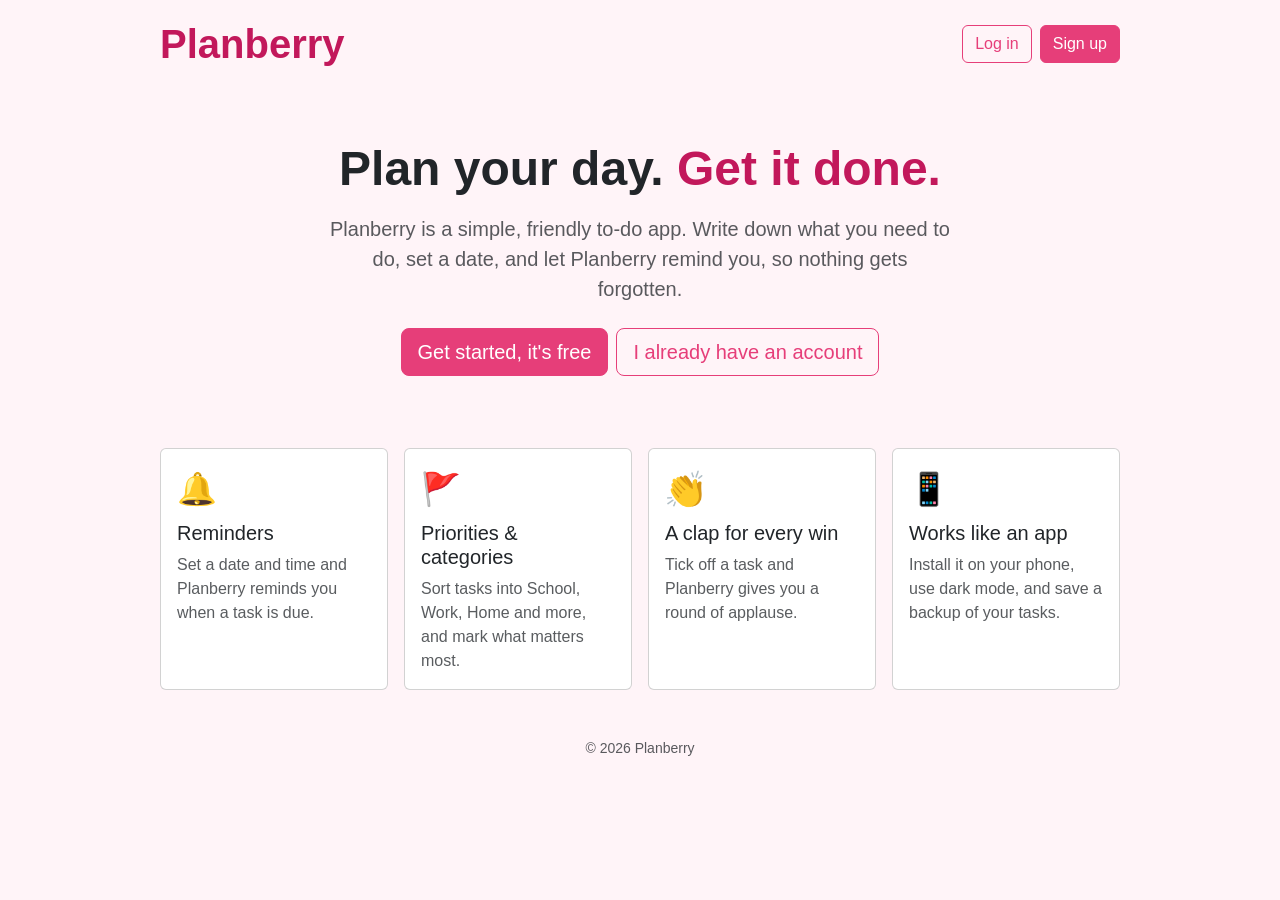
<file: index.html>
<!DOCTYPE html>
<html lang="en">
<head>
  <meta charset="UTF-8" />
  <meta name="viewport" content="width=device-width, initial-scale=1.0" />
  <title>Planberry</title>
  <link rel="manifest" href="manifest.json" />
  <meta name="theme-color" content="#e63e79" />
  <link rel="icon" href="icon-192.png" />
  <link rel="apple-touch-icon" href="icon-192.png" />
  <link href="https://cdn.jsdelivr.net/npm/bootstrap@5.3.8/dist/css/bootstrap.min.css" rel="stylesheet" />
  <link rel="stylesheet" href="style.css" />
  <!-- Sets light/dark mode before the page shows, so it doesn't flash -->
  <script>
    try {
      var theme = localStorage.getItem("theme") ||
        (window.matchMedia("(prefers-color-scheme: dark)").matches ? "dark" : "light");
      document.documentElement.setAttribute("data-bs-theme", theme);
    } catch (e) {}
  </script>
  <!-- Accounts: send logged-out visitors to the landing page -->
  <script src="auth.js"></script>
  <script>
    if (!Planberry.currentUser()) window.location.replace("landing.html");
  </script>
</head>
<body>
  <div class="d-flex justify-content-end align-items-center gap-2 small">
    <span>Hi, <strong id="User-name"></strong></span>
    <a href="account.html" class="btn btn-sm btn-outline-secondary">⚙️ Settings</a>
    <button id="Logout-btn" type="button" class="btn btn-sm btn-outline-primary">Log out</button>
  </div>

  <div class="d-flex justify-content-between align-items-center">
    <h1>Planberry</h1>
    <div class="d-flex gap-2">
      <button id="Sound-toggle" type="button" class="btn btn-outline-secondary btn-sm">🔊</button>
      <button id="Theme-toggle" type="button" class="btn btn-outline-secondary btn-sm" aria-label="Switch between light and dark mode">🌙</button>
    </div>
  </div>

  <form id="Task-form">
    <div class="input-group mb-3">
      <input type="text" id="Task-input" class="form-control" placeholder="What needs to be done?" />
      <button type="button" id="Voice-btn" class="btn btn-outline-secondary d-none" aria-label="Say your task" title="Say your task">🎤</button>
    </div>
    <textarea id="Task-description" class="form-control mb-3" placeholder="Description (optional)"></textarea>

    <div class="row g-2 mb-2">
      <div class="col-7">
        <label for="Task-due" class="form-label small mb-1">When do you want to achieve this?</label>
        <input type="date" id="Task-due" class="form-control" />
      </div>
      <div class="col-5">
        <label for="Task-time" class="form-label small mb-1">Time (optional)</label>
        <input type="time" id="Task-time" class="form-control" />
      </div>
    </div>

    <div class="row g-2 mb-3">
      <div class="col-6">
        <label for="Task-category" class="form-label small mb-1">Category</label>
        <select id="Task-category" class="form-select"></select>
      </div>
      <div class="col-6">
        <label for="Task-priority" class="form-label small mb-1">Priority</label>
        <select id="Task-priority" class="form-select">
          <option value="low">Low</option>
          <option value="medium" selected>Medium</option>
          <option value="high">High</option>
        </select>
      </div>
    </div>

    <button type="submit" class="btn btn-primary">Add</button>
    <button type="button" id="Cancel-edit" class="btn btn-outline-secondary ms-2 d-none">Cancel</button>
  </form>

  <!-- Manage categories -->
  <button type="button" id="Manage-categories-btn" class="btn btn-sm btn-outline-secondary mt-3">🏷️ Manage categories</button>

  <div id="Category-manager" class="card mt-2 d-none">
    <div class="card-body">
      <h6 class="card-title mb-2">Your categories</h6>
      <p class="small text-body-secondary mb-2">Tap a colour to change it.</p>
      <ul id="Category-list" class="list-unstyled mb-3"></ul>
      <form id="New-category-form" class="d-flex gap-2 align-items-center">
        <input type="color" id="New-category-color" class="form-control form-control-color" value="#e63e79" title="Pick a colour" aria-label="Colour for the new category" />
        <input type="text" id="New-category-name" class="form-control" placeholder="New category, e.g. Church" maxlength="20" aria-label="New category name" />
        <button type="submit" class="btn btn-primary">Add</button>
      </form>
      <div id="Category-error" class="small text-danger mt-2"></div>
    </div>
  </div>

  <p id="Task-count" class="mt-4 mb-0 fw-semibold"></p>

  <div id="Progress" class="progress mt-2" role="progressbar" aria-label="Tasks done" aria-valuemin="0" aria-valuemax="100">
    <div id="Progress-bar" class="progress-bar" style="width: 0%"></div>
  </div>

  <p id="Streak" class="small mt-2 mb-0"></p>

  <div id="Reminder-box" class="small mt-1 d-flex align-items-center flex-wrap gap-2">
    <button type="button" id="Reminder-btn" class="btn btn-sm btn-outline-primary d-none">🔔 Turn on reminders</button>
    <span id="Reminder-note"></span>
  </div>

  <input type="search" id="Search-input" class="form-control mt-3" placeholder="Search your tasks..." aria-label="Search tasks" />

  <div class="d-flex flex-wrap align-items-center gap-2 mt-2">
    <div class="btn-group" id="Filter-buttons">
      <button type="button" class="btn btn-outline-primary active" data-filter="all">All</button>
      <button type="button" class="btn btn-outline-primary" data-filter="pending">Pending</button>
      <button type="button" class="btn btn-outline-primary" data-filter="completed">Completed</button>
    </div>

    <select id="Category-filter" class="form-select w-auto" aria-label="Filter by category"></select>

    <select id="Sort-select" class="form-select w-auto" aria-label="Sort tasks">
      <option value="newest">Newest first</option>
      <option value="oldest">Oldest first</option>
      <option value="az">A to Z</option>
      <option value="za">Z to A</option>
      <option value="due">Due date</option>
      <option value="priority">Priority</option>
    </select>
  </div>

  <ul id="Task-list" class="list-group mt-3"></ul>
  <p id="Empty-note" class="text-center mt-3 d-none">No tasks match your search or filters.</p>

  <div class="d-flex flex-wrap gap-2 mt-3">
    <button id="Clear-completed" type="button" class="btn btn-sm btn-outline-danger">Clear completed</button>
    <button id="Backup-btn" type="button" class="btn btn-sm btn-outline-primary">Save backup</button>
    <button id="Restore-btn" type="button" class="btn btn-sm btn-outline-primary">Restore backup</button>
    <input type="file" id="Restore-input" accept=".json,application/json" class="d-none" />
  </div>

  <!-- "Task deleted · Undo" message -->
  <div id="Undo-bar" class="undo-bar d-none" role="status">
    <span id="Undo-text"></span>
    <button id="Undo-btn" type="button" class="btn btn-sm btn-light">Undo</button>
  </div>

  <script src="https://cdn.jsdelivr.net/npm/bootstrap@5.3.8/dist/js/bootstrap.bundle.min.js"></script>
  <script src="script.js"></script>
</body>
</html>
</file>
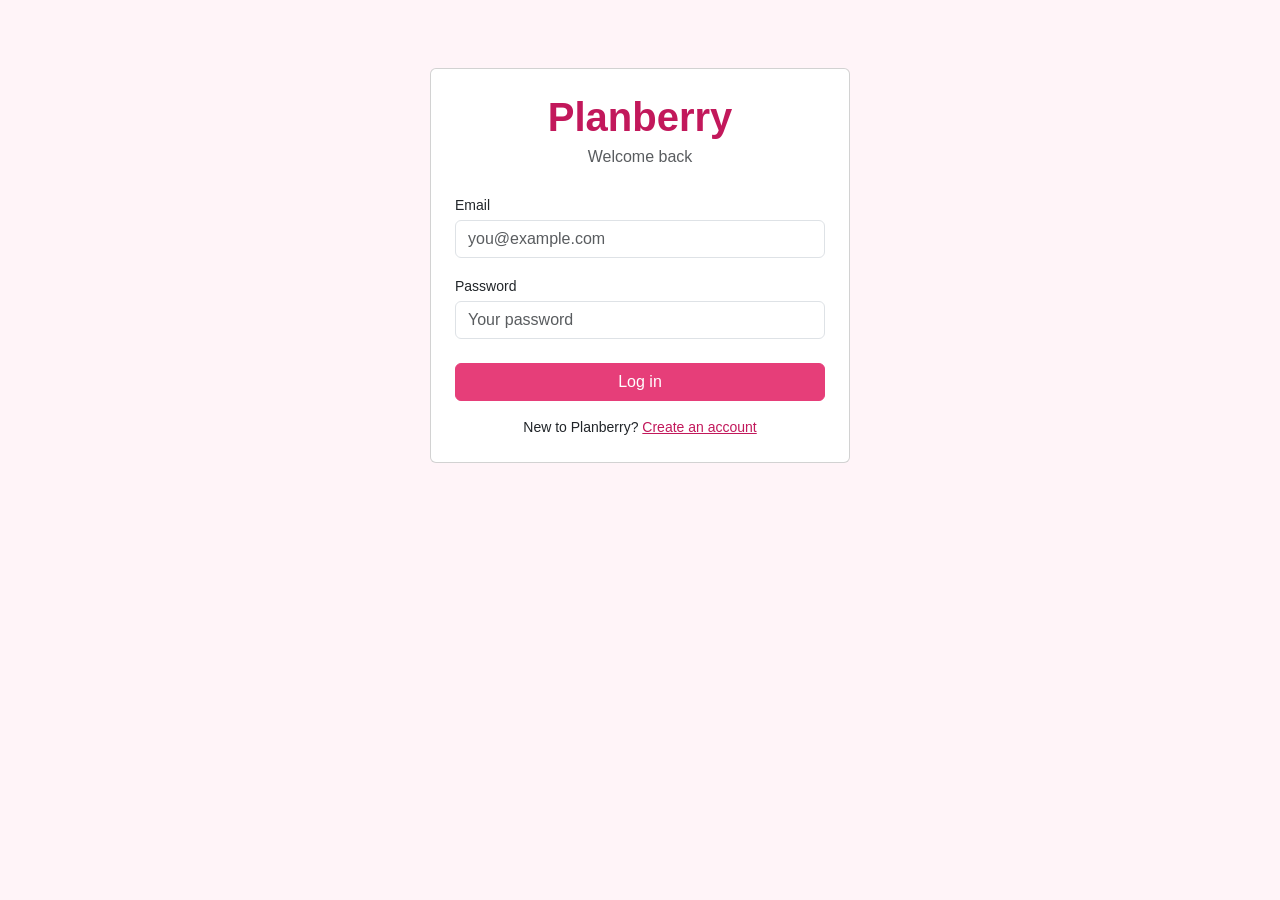
<file: account.html>
<!DOCTYPE html>
<html lang="en">
<head>
  <meta charset="UTF-8" />
  <meta name="viewport" content="width=device-width, initial-scale=1.0" />
  <title>Settings – Planberry</title>
  <link rel="manifest" href="manifest.json" />
  <meta name="theme-color" content="#e63e79" />
  <link rel="icon" href="icon-192.png" />
  <link href="https://cdn.jsdelivr.net/npm/bootstrap@5.3.8/dist/css/bootstrap.min.css" rel="stylesheet" />
  <link rel="stylesheet" href="style.css" />
  <script>
    try {
      var theme = localStorage.getItem("theme") ||
        (window.matchMedia("(prefers-color-scheme: dark)").matches ? "dark" : "light");
      document.documentElement.setAttribute("data-bs-theme", theme);
    } catch (e) {}
  </script>
  <script src="auth.js"></script>
  <script>
    if (!Planberry.currentUser()) window.location.replace("login.html");
  </script>
</head>
<body>
  <a href="index.html" class="brand-pink small text-decoration-none">← Back to my tasks</a>
  <h1 class="mt-2">Settings</h1>
  <p class="text-body-secondary">Logged in as <strong id="Account-email"></strong></p>

  <!-- Change name -->
  <div class="card mb-3">
    <div class="card-body">
      <h5 class="card-title">Your name</h5>
      <form id="Name-form">
        <div class="alert py-2 d-none" data-message></div>
        <input id="New-name" name="name" type="text" class="form-control mb-3" autocomplete="name" required />
        <button type="submit" class="btn btn-primary">Save name</button>
      </form>
    </div>
  </div>

  <!-- Change password -->
  <div class="card mb-3">
    <div class="card-body">
      <h5 class="card-title">Change password</h5>
      <form id="Password-form">
        <div class="alert py-2 d-none" data-message></div>
        <label for="Current-password" class="form-label small mb-1">Current password</label>
        <input id="Current-password" name="current" type="password" class="form-control mb-3" autocomplete="current-password" required />
        <label for="New-password" class="form-label small mb-1">New password</label>
        <input id="New-password" name="next" type="password" class="form-control mb-3" placeholder="At least 6 characters" autocomplete="new-password" required />
        <label for="Confirm-password" class="form-label small mb-1">Confirm new password</label>
        <input id="Confirm-password" name="confirm" type="password" class="form-control mb-3" autocomplete="new-password" required />
        <button type="submit" class="btn btn-primary">Change password</button>
      </form>
    </div>
  </div>

  <!-- Delete account -->
  <div class="card border-danger mb-3">
    <div class="card-body">
      <h5 class="card-title text-danger">Delete account</h5>
      <p class="small mb-3">This deletes your account and all your tasks from this device. It can't be undone.
        Tip: click "Save backup" on your tasks page first if you want to keep a copy.</p>
      <form id="Delete-form">
        <div class="alert py-2 d-none" data-message></div>
        <label for="Delete-password" class="form-label small mb-1">Type your password to confirm</label>
        <input id="Delete-password" name="password" type="password" class="form-control mb-3" autocomplete="current-password" required />
        <button type="submit" class="btn btn-danger">Delete my account</button>
      </form>
    </div>
  </div>

  <script>
    var me = Planberry.currentUser();
    if (me) {
      document.getElementById("Account-email").textContent = me.email;
      document.getElementById("New-name").value = me.name;
    }

    // Shows a green (success) or red (error) message inside a form
    function showMessage(form, text, ok) {
      var box = form.querySelector("[data-message]");
      box.textContent = text;
      box.className = "alert py-2 " + (ok ? "alert-success" : "alert-danger");
    }

    function handle(formId, action) {
      var form = document.getElementById(formId);
      form.addEventListener("submit", async function (event) {
        event.preventDefault();
        try {
          var message = await action(new FormData(form), form);
          if (message) showMessage(form, message, true);
        } catch (e) {
          showMessage(form, e.message, false);
        }
      });
    }

    handle("Name-form", function (data) {
      Planberry.updateName(data.get("name"));
      return "Saved! Your name is now " + data.get("name").trim() + ".";
    });

    handle("Password-form", async function (data, form) {
      if (data.get("next") !== data.get("confirm")) throw new Error("The new passwords don't match.");
      await Planberry.changePassword(data.get("current"), data.get("next"));
      form.reset();
      return "Your password has been changed.";
    });

    handle("Delete-form", async function (data) {
      if (!confirm("Are you sure? Your account and all your tasks will be deleted forever.")) return;
      await Planberry.deleteAccount(data.get("password"));
      alert("Your account has been deleted.");
      window.location.href = "landing.html";
    });
  </script>
</body>
</html>
</file>
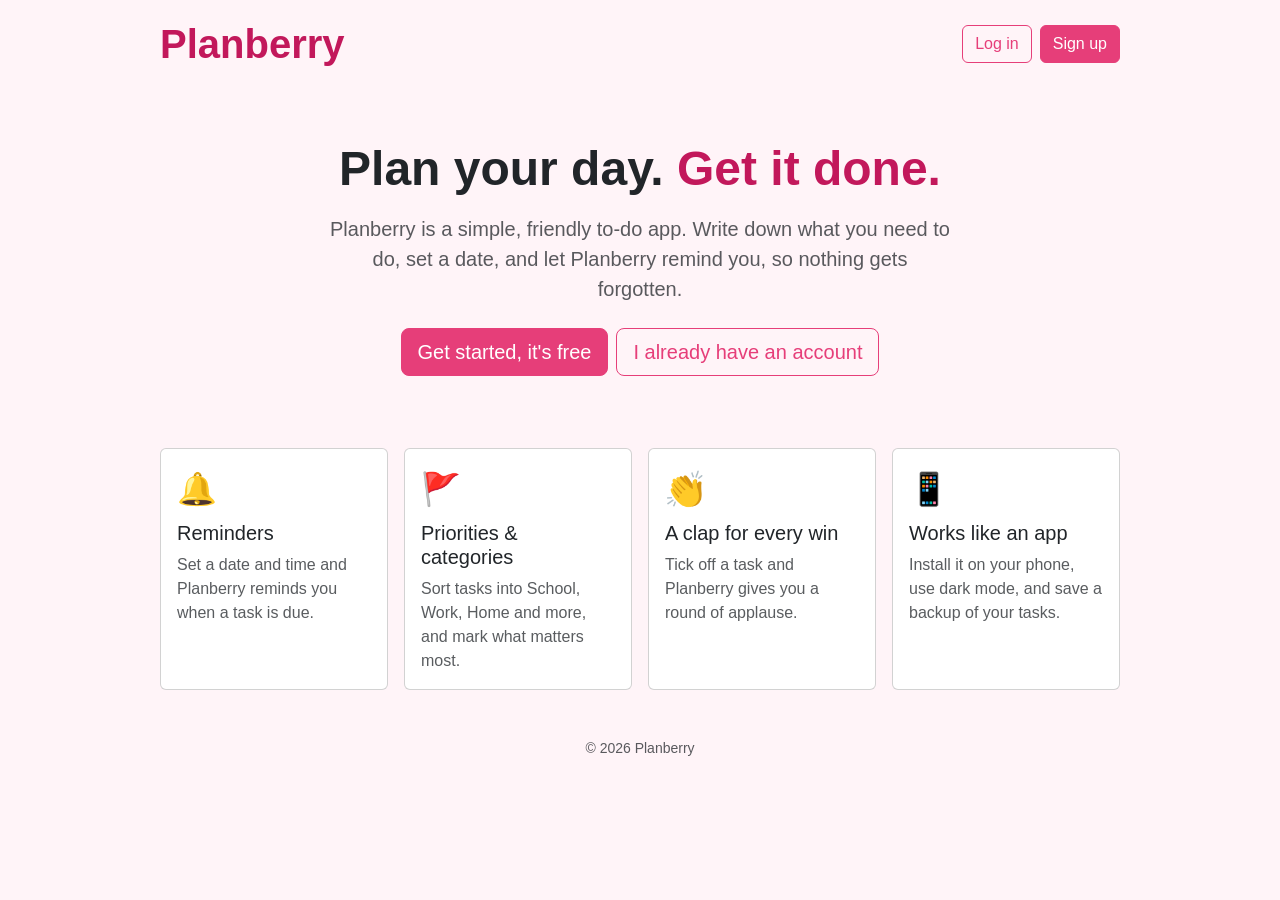
<file: landing.html>
<!DOCTYPE html>
<html lang="en">
<head>
  <meta charset="UTF-8" />
  <meta name="viewport" content="width=device-width, initial-scale=1.0" />
  <title>Planberry – Plan your day. Get it done.</title>
  <link rel="manifest" href="manifest.json" />
  <meta name="theme-color" content="#e63e79" />
  <link rel="icon" href="icon-192.png" />
  <link rel="apple-touch-icon" href="icon-192.png" />
  <link href="https://cdn.jsdelivr.net/npm/bootstrap@5.3.8/dist/css/bootstrap.min.css" rel="stylesheet" />
  <link rel="stylesheet" href="style.css" />
  <script>
    try {
      var theme = localStorage.getItem("theme") ||
        (window.matchMedia("(prefers-color-scheme: dark)").matches ? "dark" : "light");
      document.documentElement.setAttribute("data-bs-theme", theme);
    } catch (e) {}
  </script>
</head>
<body class="wide">
  <div class="d-flex justify-content-between align-items-center">
    <h1 class="mb-0">Planberry</h1>
    <div class="d-flex gap-2" id="Top-buttons">
      <a href="login.html" class="btn btn-outline-primary">Log in</a>
      <a href="signup.html" class="btn btn-primary">Sign up</a>
    </div>
  </div>

  <section class="text-center my-5 py-md-4">
    <h2 class="display-5 fw-bold mb-3">Plan your day. <span class="brand-pink">Get it done.</span></h2>
    <p class="lead text-body-secondary mx-auto mb-4" style="max-width: 620px;">
      Planberry is a simple, friendly to-do app. Write down what you need to do,
      set a date, and let Planberry remind you, so nothing gets forgotten.
    </p>
    <div class="d-flex gap-2 justify-content-center flex-wrap" id="Hero-buttons">
      <a href="signup.html" class="btn btn-primary btn-lg">Get started, it's free</a>
      <a href="login.html" class="btn btn-outline-primary btn-lg">I already have an account</a>
    </div>
  </section>

  <section class="row g-3 mb-5">
    <div class="col-sm-6 col-lg-3">
      <div class="card h-100"><div class="card-body">
        <div class="fs-2">🔔</div>
        <h5 class="card-title mt-2">Reminders</h5>
        <p class="card-text text-body-secondary">Set a date and time and Planberry reminds you when a task is due.</p>
      </div></div>
    </div>
    <div class="col-sm-6 col-lg-3">
      <div class="card h-100"><div class="card-body">
        <div class="fs-2">🚩</div>
        <h5 class="card-title mt-2">Priorities &amp; categories</h5>
        <p class="card-text text-body-secondary">Sort tasks into School, Work, Home and more, and mark what matters most.</p>
      </div></div>
    </div>
    <div class="col-sm-6 col-lg-3">
      <div class="card h-100"><div class="card-body">
        <div class="fs-2">👏</div>
        <h5 class="card-title mt-2">A clap for every win</h5>
        <p class="card-text text-body-secondary">Tick off a task and Planberry gives you a round of applause.</p>
      </div></div>
    </div>
    <div class="col-sm-6 col-lg-3">
      <div class="card h-100"><div class="card-body">
        <div class="fs-2">📱</div>
        <h5 class="card-title mt-2">Works like an app</h5>
        <p class="card-text text-body-secondary">Install it on your phone, use dark mode, and save a backup of your tasks.</p>
      </div></div>
    </div>
  </section>

  <footer class="text-center text-body-secondary small pb-3">© 2026 Planberry</footer>

  <script src="auth.js"></script>
  <script>
    // Already logged in? Show a button straight to the tasks instead.
    var me = Planberry.currentUser();
    if (me) {
      document.getElementById("Top-buttons").innerHTML =
        '<a href="index.html" class="btn btn-primary">Open Planberry</a>';
      document.getElementById("Hero-buttons").innerHTML =
        '<a href="index.html" class="btn btn-primary btn-lg">Go to my tasks</a>';
    }
    if ("serviceWorker" in navigator) navigator.serviceWorker.register("sw.js");
  </script>
</body>
</html>
</file>
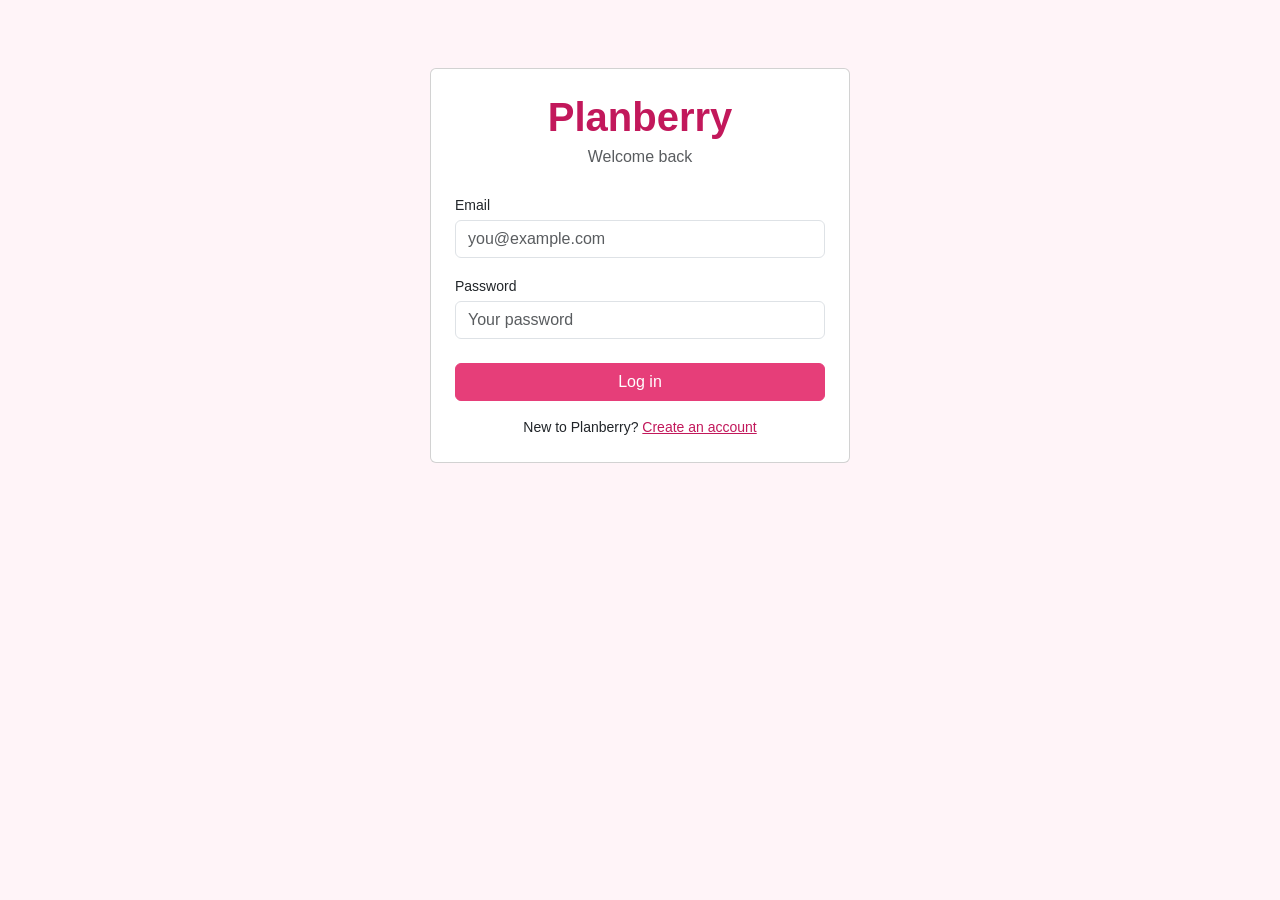
<file: login.html>
<!DOCTYPE html>
<html lang="en">
<head>
  <meta charset="UTF-8" />
  <meta name="viewport" content="width=device-width, initial-scale=1.0" />
  <title>Log in – Planberry</title>
  <link rel="manifest" href="manifest.json" />
  <meta name="theme-color" content="#e63e79" />
  <link rel="icon" href="icon-192.png" />
  <link href="https://cdn.jsdelivr.net/npm/bootstrap@5.3.8/dist/css/bootstrap.min.css" rel="stylesheet" />
  <link rel="stylesheet" href="style.css" />
  <script>
    try {
      var theme = localStorage.getItem("theme") ||
        (window.matchMedia("(prefers-color-scheme: dark)").matches ? "dark" : "light");
      document.documentElement.setAttribute("data-bs-theme", theme);
    } catch (e) {}
  </script>
</head>
<body>
  <div class="auth-card card mx-auto mt-5">
    <div class="card-body p-4">
      <h1 class="text-center mb-1"><a href="landing.html" class="text-reset text-decoration-none">Planberry</a></h1>
      <p class="text-center text-body-secondary mb-4">Welcome back</p>

      <div id="Auth-error" class="alert alert-danger py-2 d-none"></div>

      <form id="Login-form">
        <label for="Email" class="form-label small mb-1">Email</label>
        <input id="Email" name="email" type="email" class="form-control mb-3" placeholder="you@example.com" autocomplete="email" required />

        <label for="Password" class="form-label small mb-1">Password</label>
        <input id="Password" name="password" type="password" class="form-control mb-4" placeholder="Your password" autocomplete="current-password" required />

        <button type="submit" class="btn btn-primary w-100">Log in</button>
      </form>

      <p class="text-center small mt-3 mb-0">New to Planberry? <a href="signup.html" class="brand-pink">Create an account</a></p>
    </div>
  </div>

  <script src="auth.js"></script>
  <script>
    if (Planberry.currentUser()) window.location.replace("index.html");

    setupAuthForm("Login-form", async function (data) {
      await Planberry.logIn(data.get("email"), data.get("password"));
    });
  </script>
</body>
</html>
</file>
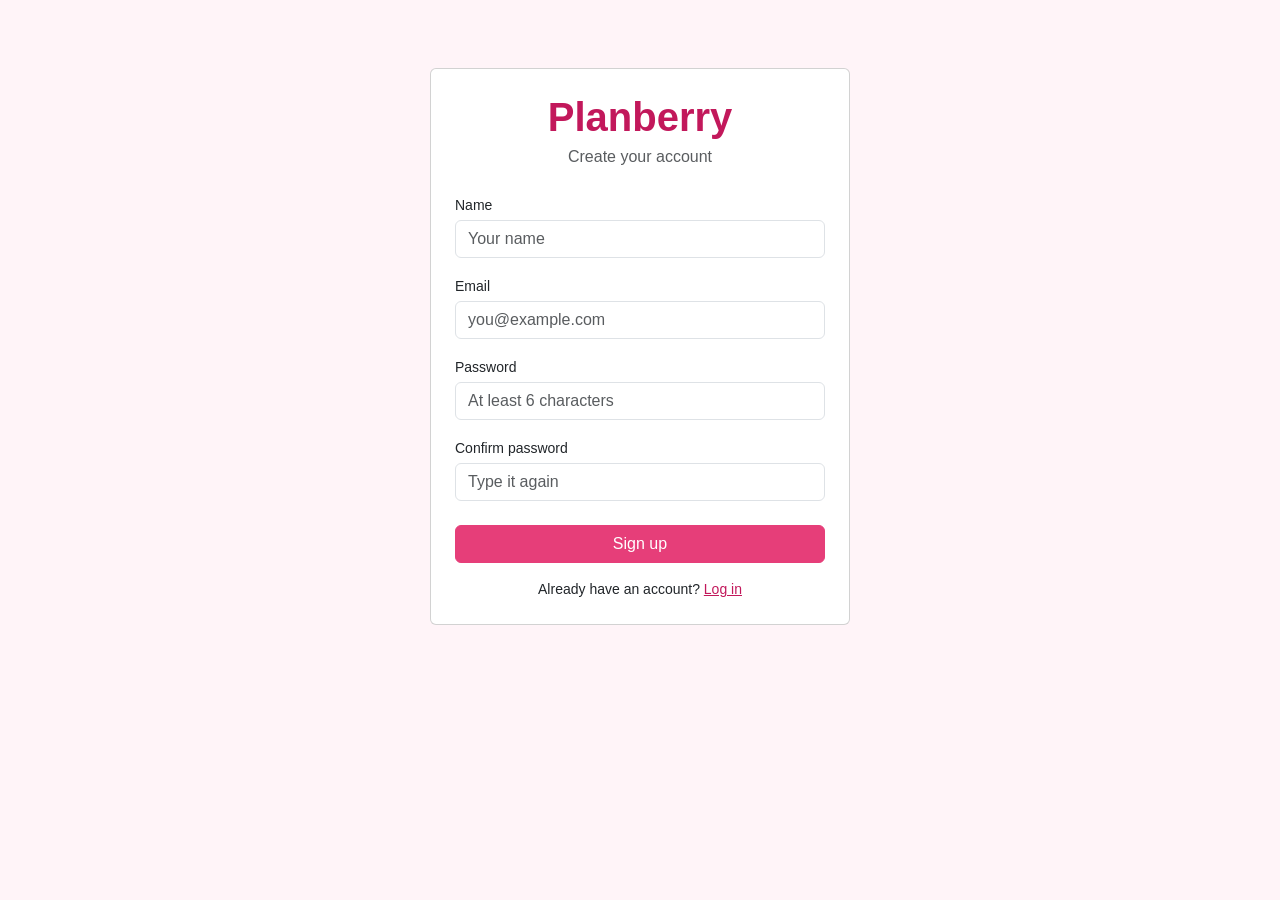
<file: signup.html>
<!DOCTYPE html>
<html lang="en">
<head>
  <meta charset="UTF-8" />
  <meta name="viewport" content="width=device-width, initial-scale=1.0" />
  <title>Sign up – Planberry</title>
  <link rel="manifest" href="manifest.json" />
  <meta name="theme-color" content="#e63e79" />
  <link rel="icon" href="icon-192.png" />
  <link href="https://cdn.jsdelivr.net/npm/bootstrap@5.3.8/dist/css/bootstrap.min.css" rel="stylesheet" />
  <link rel="stylesheet" href="style.css" />
  <script>
    try {
      var theme = localStorage.getItem("theme") ||
        (window.matchMedia("(prefers-color-scheme: dark)").matches ? "dark" : "light");
      document.documentElement.setAttribute("data-bs-theme", theme);
    } catch (e) {}
  </script>
</head>
<body>
  <div class="auth-card card mx-auto mt-5">
    <div class="card-body p-4">
      <h1 class="text-center mb-1"><a href="landing.html" class="text-reset text-decoration-none">Planberry</a></h1>
      <p class="text-center text-body-secondary mb-4">Create your account</p>

      <div id="Auth-error" class="alert alert-danger py-2 d-none"></div>

      <form id="Signup-form">
        <label for="Name" class="form-label small mb-1">Name</label>
        <input id="Name" name="name" type="text" class="form-control mb-3" placeholder="Your name" autocomplete="name" required />

        <label for="Email" class="form-label small mb-1">Email</label>
        <input id="Email" name="email" type="email" class="form-control mb-3" placeholder="you@example.com" autocomplete="email" required />

        <label for="Password" class="form-label small mb-1">Password</label>
        <input id="Password" name="password" type="password" class="form-control mb-3" placeholder="At least 6 characters" autocomplete="new-password" required />

        <label for="Confirm" class="form-label small mb-1">Confirm password</label>
        <input id="Confirm" name="confirm" type="password" class="form-control mb-4" placeholder="Type it again" autocomplete="new-password" required />

        <button type="submit" class="btn btn-primary w-100">Sign up</button>
      </form>

      <p class="text-center small mt-3 mb-0">Already have an account? <a href="login.html" class="brand-pink">Log in</a></p>
    </div>
  </div>

  <script src="auth.js"></script>
  <script>
    if (Planberry.currentUser()) window.location.replace("index.html");

    setupAuthForm("Signup-form", async function (data) {
      if (data.get("password") !== data.get("confirm")) {
        throw new Error("The passwords don't match.");
      }
      await Planberry.signUp(data.get("name"), data.get("email"), data.get("password"));
    });
  </script>
</body>
</html>
</file>
<file: style.css>
body {
  font-family: Arial, sans-serif;
  background-color: #fff4f8;
  max-width: 600px;
  margin: 0 auto;
  padding: 20px;
}

h1 {
  color: #c2185b;
  font-weight: 700;
}

input, textarea, button, select {
  font-family: inherit;
}

/* ---------- Dark mode ---------- */
[data-bs-theme="dark"] body {
  background-color: #1c1319;
}

[data-bs-theme="dark"] h1 {
  color: #ff7aa8;
}

/* ---------- Pink version of Bootstrap's blue buttons ---------- */
.btn-primary {
  --bs-btn-bg: #e63e79;
  --bs-btn-border-color: #e63e79;
  --bs-btn-hover-bg: #cc3469;
  --bs-btn-hover-border-color: #cc3469;
  --bs-btn-active-bg: #b32c5b;
  --bs-btn-active-border-color: #b32c5b;
  --bs-btn-disabled-bg: #e63e79;
  --bs-btn-disabled-border-color: #e63e79;
}

.btn-outline-primary {
  --bs-btn-color: #e63e79;
  --bs-btn-border-color: #e63e79;
  --bs-btn-hover-bg: #e63e79;
  --bs-btn-hover-border-color: #e63e79;
  --bs-btn-hover-color: #fff;
  --bs-btn-active-bg: #e63e79;
  --bs-btn-active-border-color: #e63e79;
  --bs-btn-active-color: #fff;
}

.form-check-input:checked {
  background-color: #e63e79;
  border-color: #e63e79;
}

.form-control:focus,
.form-select:focus {
  border-color: #e63e79;
  box-shadow: 0 0 0 0.25rem rgba(230, 62, 121, 0.25);
}

/* ---------- Due dates ---------- */
.due-today {
  color: #c2410c;
  font-weight: 600;
}

/* ---------- Progress bar ---------- */
.progress {
  height: 12px;
}

.progress-bar {
  background-color: #e63e79;
  transition: width 0.4s ease;
}

.progress-bar.all-done {
  background-color: #2e9e5b;
}

/* ---------- Streak ---------- */
#Streak {
  font-weight: 600;
}

/* ---------- Manage categories ---------- */
.category-row {
  display: flex;
  align-items: center;
  gap: 10px;
  padding: 6px 0;
  border-bottom: 1px solid var(--bs-border-color, #ddd);
}

.category-row:last-child {
  border-bottom: none;
}

.category-row input[type="color"],
#New-category-color {
  width: 40px;
  height: 34px;
  padding: 3px;
  flex-shrink: 0;
}

/* ---------- Voice input ---------- */
#Voice-btn.listening {
  animation: pulse 1s ease-in-out infinite;
}

@keyframes pulse {
  0%, 100% { transform: scale(1); }
  50% { transform: scale(1.15); }
}

/* ---------- Undo message ---------- */
.undo-bar {
  position: fixed;
  left: 50%;
  bottom: 20px;
  transform: translateX(-50%);
  display: flex;
  align-items: center;
  gap: 14px;
  padding: 10px 16px;
  background: #333;
  color: #fff;
  border-radius: 10px;
  box-shadow: 0 4px 16px rgba(0, 0, 0, 0.25);
  z-index: 1050;
}

.undo-bar.d-none {
  display: none;
}

/* ---------- Landing, sign-up and login pages ---------- */
body.wide {
  max-width: 1000px;
}

.brand-pink {
  color: #c2185b;
}

[data-bs-theme="dark"] .brand-pink {
  color: #ff7aa8;
}

.auth-card {
  max-width: 420px;
}
</file>
